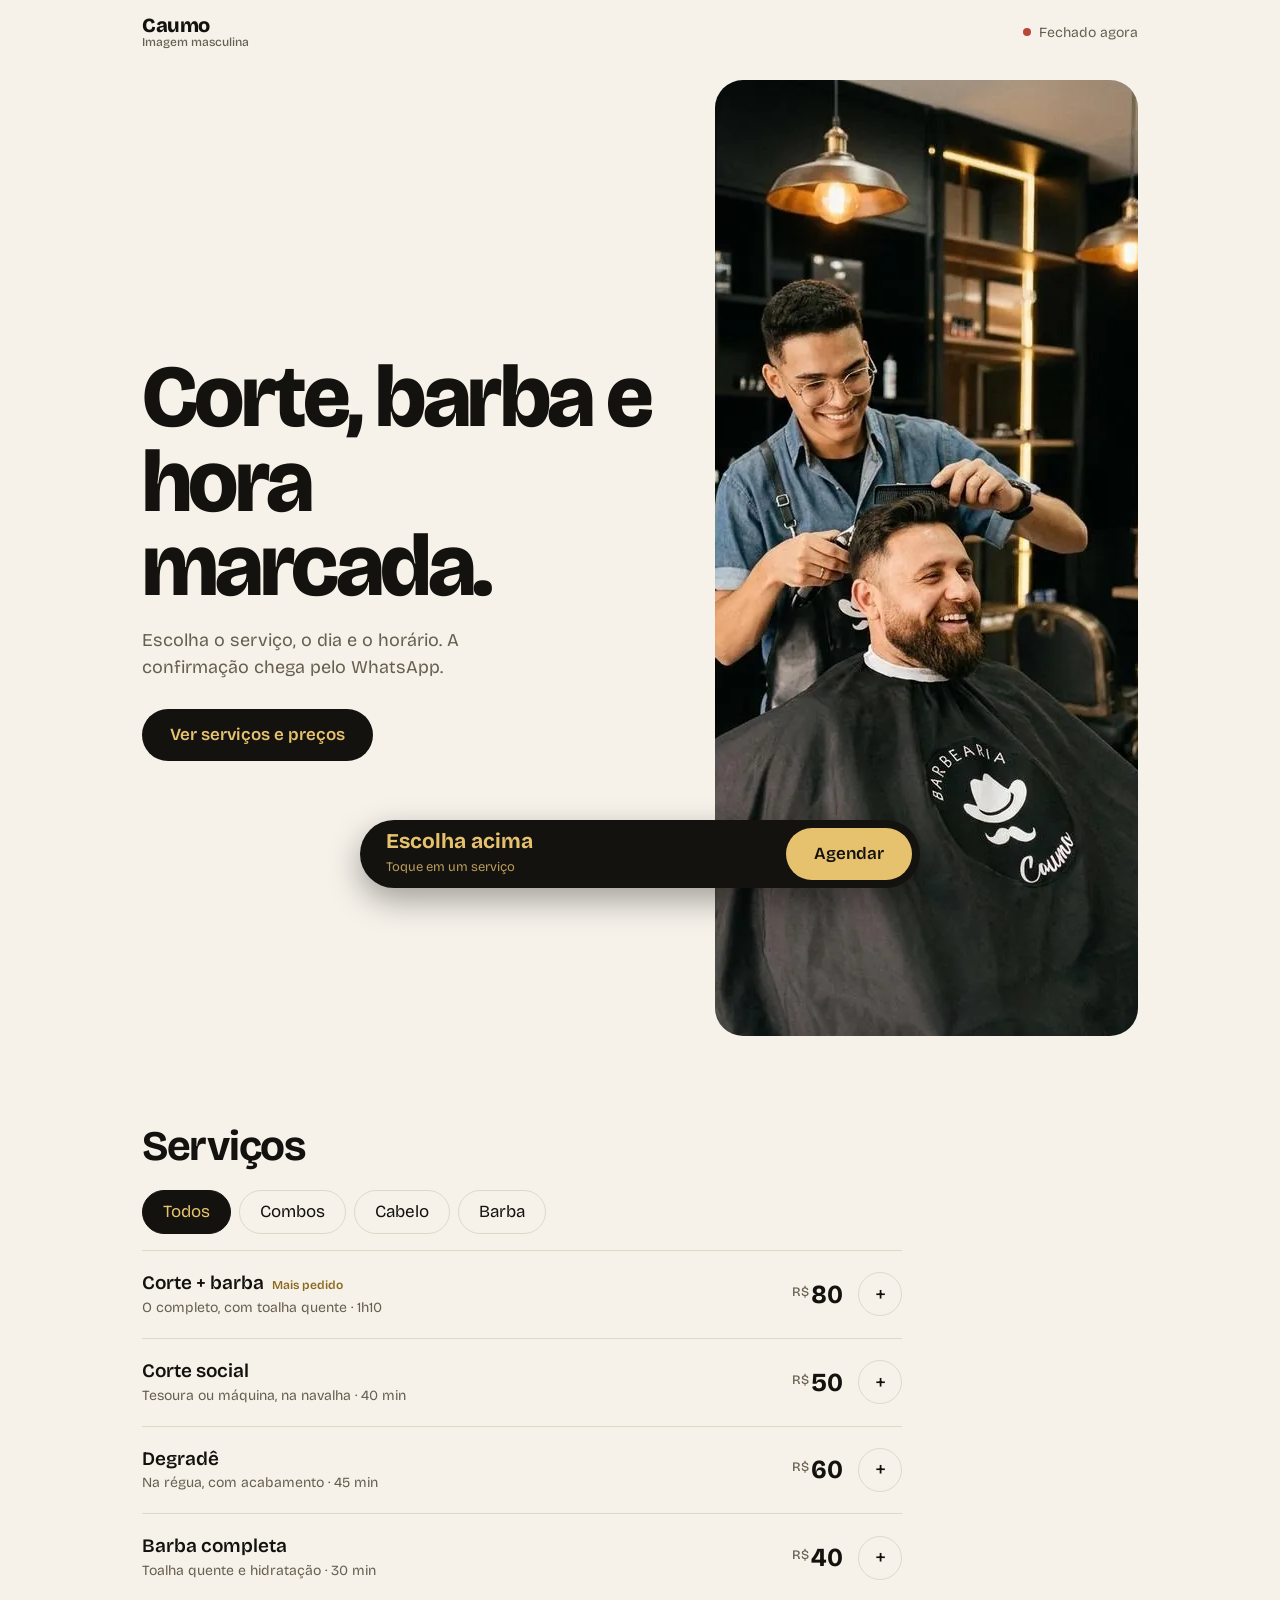
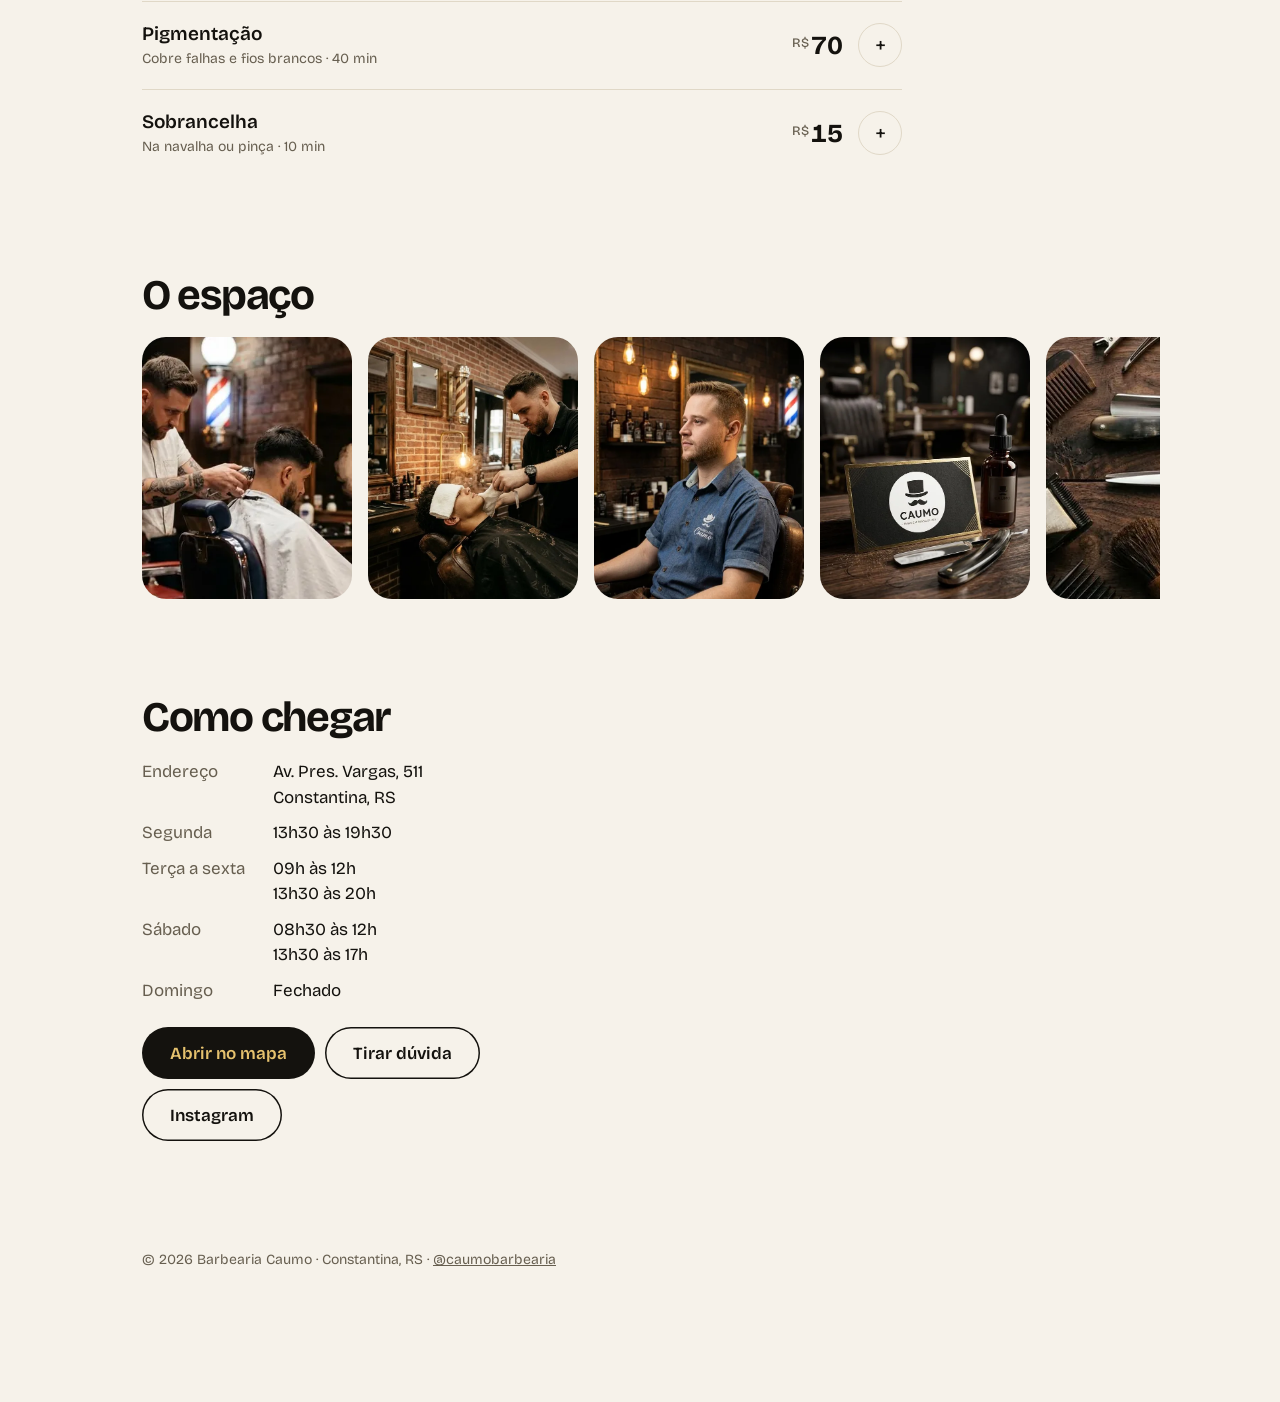
<file: index.html>
<!DOCTYPE html>
<html lang="pt-BR">
<head>
<meta charset="utf-8">
<meta name="viewport" content="width=device-width, initial-scale=1, viewport-fit=cover">
<title>Agende seu horário</title>
<meta name="description" content="">
<meta name="theme-color" content="#0c0b09">
<link rel="icon" href="favicon.svg" type="image/svg+xml">
<meta property="og:title" content="Barbearia Caumo — Constantina, RS">
<meta property="og:description" content="Escolha o serviço, o dia e o horário. Confirmação pelo WhatsApp.">
<meta property="og:image" content="https://barbearia-caumo.vercel.app/img/og.jpg">
<meta property="og:type" content="website">
<meta property="og:locale" content="pt_BR">
<meta property="og:image:width" content="1200">
<meta property="og:image:height" content="630">
<meta name="twitter:card" content="summary_large_image">
<link rel="preconnect" href="https://fonts.googleapis.com"><link rel="preconnect" href="https://fonts.gstatic.com" crossorigin>
<link href="https://fonts.googleapis.com/css2?family=Bricolage+Grotesque:opsz,wght@12..96,400..800&display=swap" rel="stylesheet">
<link rel="stylesheet" href="style.css">
</head>
<body>
<header class="top"><div class="w">
  <div class="brand"></div>
  <div class="status" id="st"><i class="dot"></i><span></span></div>
</div></header>

<main class="w">
  <div class="hero">
    <div>
      <h1 id="h1"></h1>
      <p id="sub"></p>
      <a class="btn" href="#servicos">Ver serviços e preços</a>
    </div>
    <img src="img/hero.webp" width="760" height="956" alt="" fetchpriority="high" decoding="async">
  </div>

  <section id="servicos">
    <h2>Serviços</h2>
    <div class="tabs" id="tabs" role="group" aria-label="Categorias"></div>
    <div id="list"></div>
  </section>

  <section aria-label="O espaço">
    <h2>O espaço</h2>
    <div class="rail" tabindex="0" role="region" aria-label="Fotos da barbearia">
      <img loading="lazy" decoding="async" src="img/g1.webp" alt="">
      <img loading="lazy" decoding="async" src="img/g2.webp" alt="">
      <img loading="lazy" decoding="async" src="img/g3.webp" alt="">
      <img loading="lazy" decoding="async" src="img/g4.webp" alt="">
      <img loading="lazy" decoding="async" src="img/g5.webp" alt="">
    </div>
  </section>

  <section id="local" class="loc">
    <div>
      <h2>Como chegar</h2>
      <dl id="info"><dt>Endereço</dt><dd id="end"></dd></dl>
      <div class="acts">
        <a class="btn" id="mapa" target="_blank" rel="noopener" href="#">Abrir no mapa</a>
        <a class="btn o wa" href="#" data-m="Olá! Tenho uma dúvida.">Tirar dúvida</a>
        <a class="btn o" id="ig" target="_blank" rel="noopener" href="#">Instagram</a>
      </div>
    </div>
  </section>
</main>
<footer class="w" id="rod"></footer>

<div class="bar" role="region" aria-label="Resumo do agendamento"><div>
  <div aria-live="polite"><b id="tot">Escolha acima</b><span id="meta">Toque em um serviço</span></div>
  <button class="btn" id="go">Agendar</button>
</div></div>

<dialog id="sh" aria-labelledby="sht"><div class="sh">
  <div class="sh-h"><h3 id="sht">Dia e horário</h3><button class="x" id="cl" aria-label="Fechar">✕</button></div>
  <div><p class="lbl">Dia</p><div class="days" id="days"></div></div>
  <div><p class="lbl">Horário</p><div class="slots" id="slots"></div></div>
  <div><p class="lbl">Seu nome</p><input id="nm" autocomplete="name" placeholder="Como podemos te chamar?"></div>
  <div class="sum"><span id="sv"></span><b id="sp"></b></div>
  <button class="btn" id="ok" disabled>Confirmar pelo WhatsApp</button>
</div></dialog>

<script src="config.js"></script>
<script src="script.js"></script>
</body>
</html>
</file>
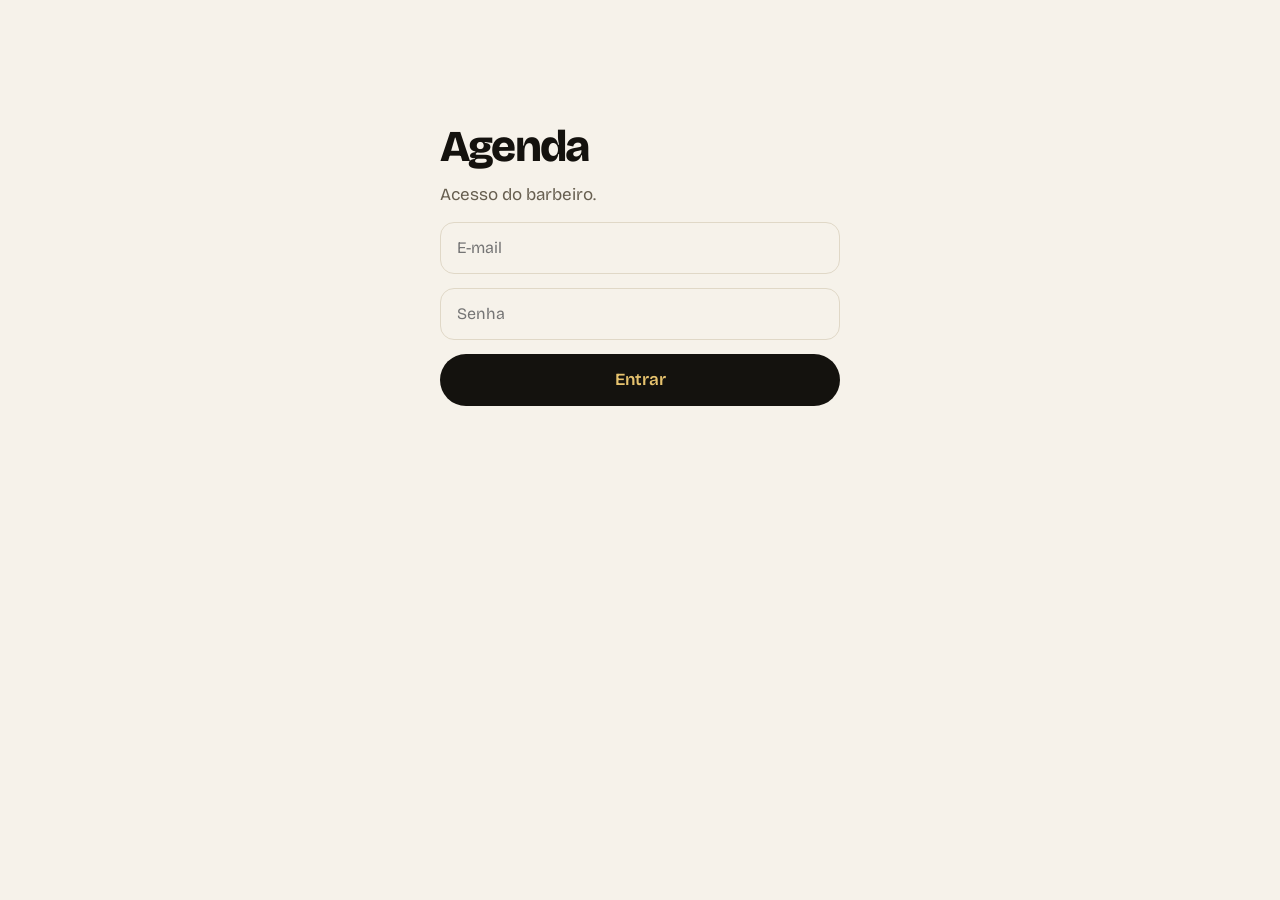
<file: admin.html>
<!DOCTYPE html>
<html lang="pt-BR">
<head>
<meta charset="utf-8">
<meta name="viewport" content="width=device-width, initial-scale=1, viewport-fit=cover">
<meta name="robots" content="noindex,nofollow">
<meta name="theme-color" content="#0c0b09">
<title>Agenda</title>

<link rel="preconnect" href="https://fonts.googleapis.com"><link rel="preconnect" href="https://fonts.gstatic.com" crossorigin>
<link href="https://fonts.googleapis.com/css2?family=Bricolage+Grotesque:opsz,wght@12..96,400..800&display=swap" rel="stylesheet">
<link rel="stylesheet" href="style.css">
<link rel="stylesheet" href="admin.css">
</head>
<body>
<main class="w" id="login" hidden>
  <form class="lg" id="lf">
    <h1>Agenda</h1>
    <p>Acesso do barbeiro.</p>
    <input id="em" type="email" autocomplete="username" placeholder="E-mail" required>
    <input id="pw" type="password" autocomplete="current-password" placeholder="Senha" required>
    <button class="btn" type="submit">Entrar</button>
    <p class="msg" id="lm" role="alert"></p>
  </form>
</main>

<div id="app" hidden>
  <header class="top"><div class="w">
    <div class="brand">Agenda<small id="nome"></small></div>
    <button class="btn o sm" id="out">Sair</button>
  </div></header>
  <main class="w">
    <div class="vt" role="group" aria-label="Período">
      <button class="chip sel" data-v="next" aria-pressed="true">Próximos</button>
      <button class="chip sel" data-v="past" aria-pressed="false">Passados</button>
      <button class="chip" id="rf" aria-label="Atualizar">Atualizar</button>
    </div>
    <p class="msg" id="msg" role="alert"></p>
    <div id="list"></div>

    <details class="bk" id="bk">
      <summary>Bloquear horário (folga, compromisso)</summary>
      <form id="bf">
        <label>Dia<input id="bd" type="date" required></label>
        <div class="r2">
          <label>Início<input id="bi" type="time" required></label>
          <label>Fim<input id="bt" type="time" required></label>
        </div>
        <label>Motivo (opcional)<input id="bn" placeholder="Ex.: almoço, médico"></label>
        <button class="btn" type="submit">Bloquear</button>
        <p class="msg" id="bm" role="alert"></p>
      </form>
    </details>
  </main>
</div>
<script src="config.js"></script>
<script src="admin.js"></script>
</body>
</html>
</file>
<file: style.css>
:root{--bg:#f6f2ea;--surface:#fffdf8;--ink:#14120e;--muted:#675f50;--gold:#8a6a1c;--btn:#14120e;--btn-ink:#e6c26e;--line:#e0d8c7;--f:"Bricolage Grotesque",system-ui,sans-serif;color-scheme:light;box-sizing:border-box;padding-top:env(safe-area-inset-top,0px);padding-bottom:env(safe-area-inset-bottom,0px)}
@media (prefers-color-scheme:dark){:root:not([data-theme="light"]){--bg:#0c0b09;--surface:#15130f;--ink:#f4efe4;--muted:#a1988a;--gold:#d4ad55;--btn:#d4ad55;--btn-ink:#14120e;--line:#2a261e;color-scheme:dark}}
:root[data-theme="dark"]{--bg:#0c0b09;--surface:#15130f;--ink:#f4efe4;--muted:#a1988a;--gold:#d4ad55;--btn:#d4ad55;--btn-ink:#14120e;--line:#2a261e;color-scheme:dark}
html{scroll-padding-top:calc(76px + env(safe-area-inset-top,0px));scroll-behavior:smooth;-webkit-text-size-adjust:100%}
*{box-sizing:border-box}
body{margin:0;background:var(--bg);color:var(--ink);font:400 17px/1.5 var(--f);padding-bottom:120px}
body::before{content:"";position:fixed;inset:0 0 auto;height:env(safe-area-inset-top,0px);background:var(--bg);z-index:30}
button{font:inherit;color:inherit;cursor:pointer;-webkit-tap-highlight-color:transparent}
:focus-visible{outline:3px solid var(--gold);outline-offset:3px}
.w{max-width:1040px;margin:0 auto;padding:0 22px}
.top{position:sticky;top:env(safe-area-inset-top,0px);z-index:20;background:var(--bg)}
.top .w{display:flex;justify-content:space-between;align-items:center;height:64px}
.brand{font-weight:800;font-size:20px;letter-spacing:-.02em;line-height:1.1}
.brand small{display:block;font-weight:500;font-size:12px;color:var(--muted);letter-spacing:0}
.status{display:flex;align-items:center;gap:8px;font-size:14px;color:var(--muted)}
.dot{width:8px;height:8px;border-radius:50%;background:#2fa866}
.status.off .dot{background:#b5483a}
.hero{display:grid;gap:28px;padding:16px 0 64px}
h1{font-size:clamp(42px,11.5vw,88px);line-height:.96;letter-spacing:-.04em;font-weight:800;margin:0}
.hero p{color:var(--muted);max-width:32ch;margin:18px 0 28px;font-size:18px}
.hero img{width:100%;aspect-ratio:5/4;object-fit:cover;object-position:50% 30%;border-radius:28px;display:block}
h2{font-size:clamp(28px,6vw,42px);letter-spacing:-.03em;margin:0 0 20px;font-weight:700;line-height:1.05}
section{padding-bottom:72px}
.tabs{display:flex;gap:8px;overflow-x:auto;padding:2px 22px 16px;margin:0 -22px;scrollbar-width:none}
.chip,.day,.slot{border:1px solid var(--line);background:none}
.chip{min-height:44px;padding:0 20px;border-radius:999px;white-space:nowrap}
.sel[aria-pressed=true]{background:var(--btn);color:var(--btn-ink);border-color:var(--btn)}
#list{max-width:760px}
.svc{display:grid;grid-template-columns:1fr auto 44px;gap:16px;align-items:center;width:100%;text-align:left;background:none;border:0;border-top:1px solid var(--line);padding:20px 0;min-height:80px}
.svc b{font-size:19px;font-weight:600;display:block;line-height:1.25}
.svc small{color:var(--muted);font-size:14px;display:block;margin-top:2px}
.pr{font-weight:700;font-size:26px;letter-spacing:-.02em;font-variant-numeric:tabular-nums}
.pr i{font-style:normal;font-size:13px;font-weight:500;color:var(--muted);margin-right:3px;vertical-align:.55em}
.tg{width:44px;height:44px;border-radius:50%;border:1.5px solid var(--line);display:grid;place-items:center;font-size:22px}
.tg::before{content:"+"}
.svc[aria-pressed=true] .tg{background:var(--btn);color:var(--btn-ink);border-color:var(--btn)}
.svc[aria-pressed=true] .tg::before{content:"✓";font-size:18px}
.tag{font-size:12px;color:var(--gold);font-weight:600;margin-left:8px}
.rail{display:flex;gap:12px;overflow-x:auto;-webkit-overflow-scrolling:touch;overscroll-behavior-x:contain;scroll-snap-type:x mandatory;padding:0 22px;margin:0 -22px;scrollbar-width:none;cursor:grab;user-select:none;-webkit-user-select:none}
.rail::-webkit-scrollbar{display:none}
.rail.drag{cursor:grabbing;scroll-snap-type:none}
.rail img{flex:0 0 clamp(150px,44vw,210px);flex-shrink:0;width:clamp(150px,44vw,210px);height:auto;aspect-ratio:4/5;object-fit:cover;border-radius:24px;scroll-snap-align:center;display:block;cursor:inherit;-webkit-user-drag:none;user-select:none}
@media (min-width:1024px){.rail{gap:16px}}
@media (hover:hover) and (pointer:fine){.rail{scroll-snap-type:none}}
.loc{display:grid;gap:36px}
dl{display:grid;grid-template-columns:auto 1fr;gap:10px 28px;margin:0 0 24px}
dt{color:var(--muted)}dd{margin:0}
.acts{display:flex;flex-wrap:wrap;gap:10px}
.btn{display:inline-flex;align-items:center;justify-content:center;min-height:52px;padding:0 28px;border-radius:999px;border:0;background:var(--btn);color:var(--btn-ink);font-weight:600;text-decoration:none}
.btn.o{background:none;color:var(--ink);box-shadow:inset 0 0 0 1.5px var(--ink)}
.btn:disabled{opacity:.4;cursor:not-allowed}
footer a{color:inherit;display:inline-block;padding:12px 0}
footer{padding:0 0 24px;color:var(--muted);font-size:14px}
.bar{position:fixed;left:0;right:0;bottom:0;z-index:25;padding:12px 16px calc(12px + env(safe-area-inset-bottom,0px));display:flex;justify-content:center;pointer-events:none}
.bar>div{pointer-events:auto;width:100%;max-width:560px;display:flex;align-items:center;justify-content:space-between;gap:12px;background:var(--btn);color:var(--btn-ink);border-radius:999px;padding:8px 8px 8px 26px;box-shadow:0 12px 32px rgba(0,0,0,.35)}
.bar b{font-size:21px;display:block;line-height:1.15;font-variant-numeric:tabular-nums}.bar span{font-size:13px;opacity:.78}
.bar .btn{background:var(--btn-ink);color:var(--btn)}
dialog{border:0;padding:0;background:var(--surface);color:var(--ink);width:100%;max-width:520px;margin:auto auto 0;border-radius:28px 28px 0 0;max-height:92dvh;overflow:auto}
dialog::backdrop{background:rgba(0,0,0,.6)}
dialog[open]{animation:up .28s ease-out}
@keyframes up{from{transform:translateY(48px);opacity:0}}
.sh{padding:22px 22px calc(24px + env(safe-area-inset-bottom,0px));display:grid;gap:22px}
.sh h3{margin:0;font-size:24px;letter-spacing:-.02em}
.sh-h{display:flex;justify-content:space-between;align-items:center}
.x{width:44px;height:44px;border-radius:50%;border:0;background:var(--bg);font-size:20px}
.lbl{font-size:14px;color:var(--muted);margin:0 0 10px}
.days{display:flex;gap:8px;overflow-x:auto;scrollbar-width:none}
.day{flex:0 0 62px;min-height:74px;border-radius:18px;display:grid;place-items:center;padding:8px 0}
.day small{font-size:12px;color:var(--muted)}.day b{font-size:22px}
.day[aria-pressed=true] small{color:inherit}.day:disabled{opacity:.3}
.slots{display:grid;grid-template-columns:repeat(4,1fr);gap:8px}
.slot{min-height:48px;border-radius:14px;font-weight:500}
input{font:inherit;font-size:16px;width:100%;min-height:52px;padding:0 16px;border-radius:14px;border:1px solid var(--line);background:var(--bg);color:var(--ink)}
.sum{display:flex;justify-content:space-between;gap:16px;font-size:15px;color:var(--muted);border-top:1px solid var(--line);padding-top:16px}
.sum b{color:var(--ink);white-space:nowrap}
@media (min-width:760px){
  .hero{grid-template-columns:1.1fr .9fr;align-items:center;gap:56px;padding-bottom:88px}
  .hero img{aspect-ratio:4/5}
  .loc{grid-template-columns:1fr 1fr}
  dialog{margin:auto;border-radius:28px}
  section{padding-bottom:96px}
}
@media (prefers-reduced-motion:reduce){html{scroll-behavior:auto}dialog[open]{animation:none}}
</file>
<file: admin.css>
[hidden]{display:none!important}
.sm{min-height:44px;padding:0 20px}
.lg{max-width:400px;margin:14vh auto 0;display:grid;gap:14px}
.lg h1{font-size:44px}.lg p{margin:0;color:var(--muted)}
.vt{display:flex;gap:8px;flex-wrap:wrap;padding:12px 0 8px}
.vt .chip{cursor:pointer}
.msg{color:#b5483a;margin:8px 0;min-height:1.5em}
.dh{font-size:18px;letter-spacing:-.01em;margin:28px 0 4px;text-transform:capitalize}
.card{display:grid;grid-template-columns:72px 1fr auto;gap:16px;align-items:center;border-top:1px solid var(--line);padding:16px 0}
.card small{display:block;color:var(--muted);font-size:14px}
.t{font-weight:700;font-size:22px;font-variant-numeric:tabular-nums;line-height:1.1}
.t small{font-weight:400;margin-top:2px}
.card b{font-size:18px;font-weight:600}
.blk b,.blk .t{color:var(--gold)}
.del{min-height:44px;padding:0 18px;border-radius:999px;border:1.5px solid var(--line);background:none;white-space:nowrap}
.del.arm{background:#b5483a;color:#fff;border-color:#b5483a}
.empty{color:var(--muted);padding:32px 0}
.bk{margin:40px 0 80px;border-top:1px solid var(--line);padding-top:8px}
.bk summary{min-height:52px;display:flex;align-items:center;font-weight:600;cursor:pointer}
.bk form{display:grid;gap:14px;max-width:420px;padding-top:8px}
.bk label{display:grid;gap:6px;font-size:14px;color:var(--muted)}
.r2{display:grid;grid-template-columns:1fr 1fr;gap:12px}
@media (max-width:480px){.card{grid-template-columns:64px 1fr}.del{grid-column:1/-1;width:100%}}
</file>
